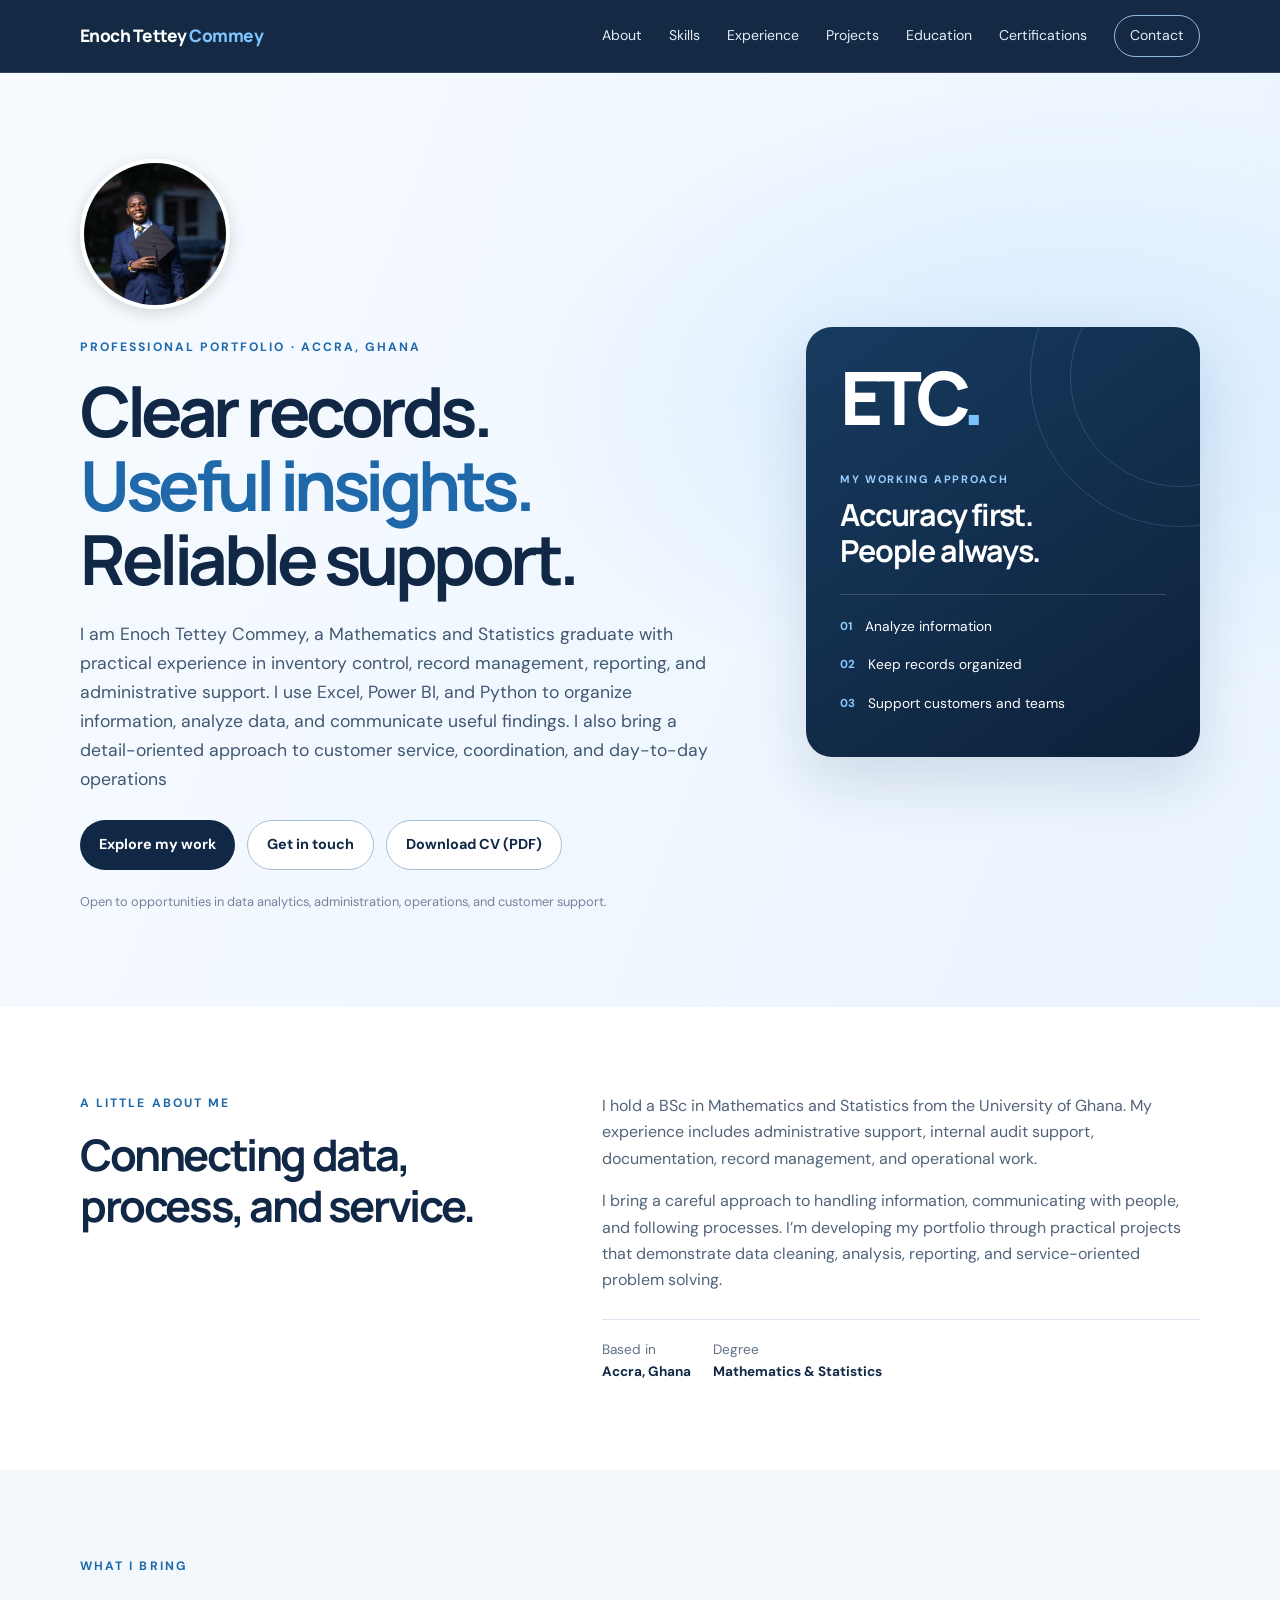
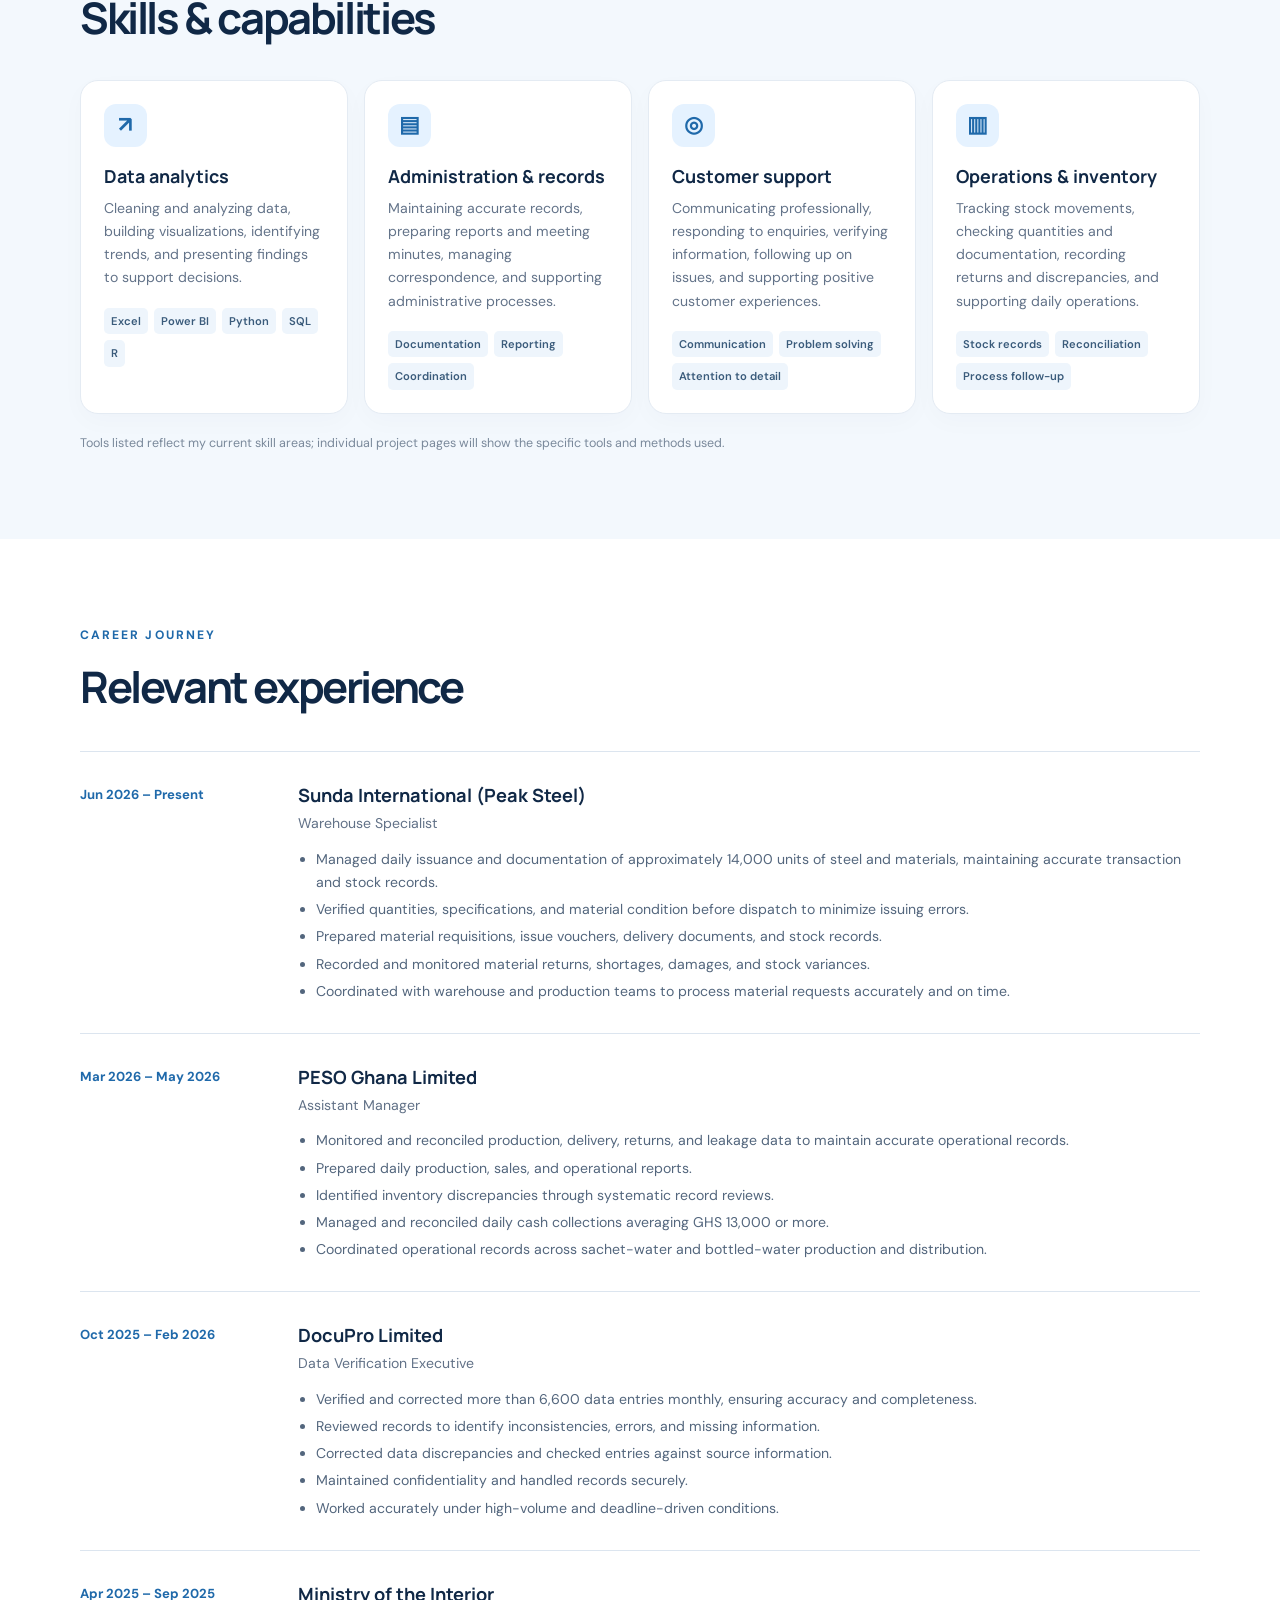
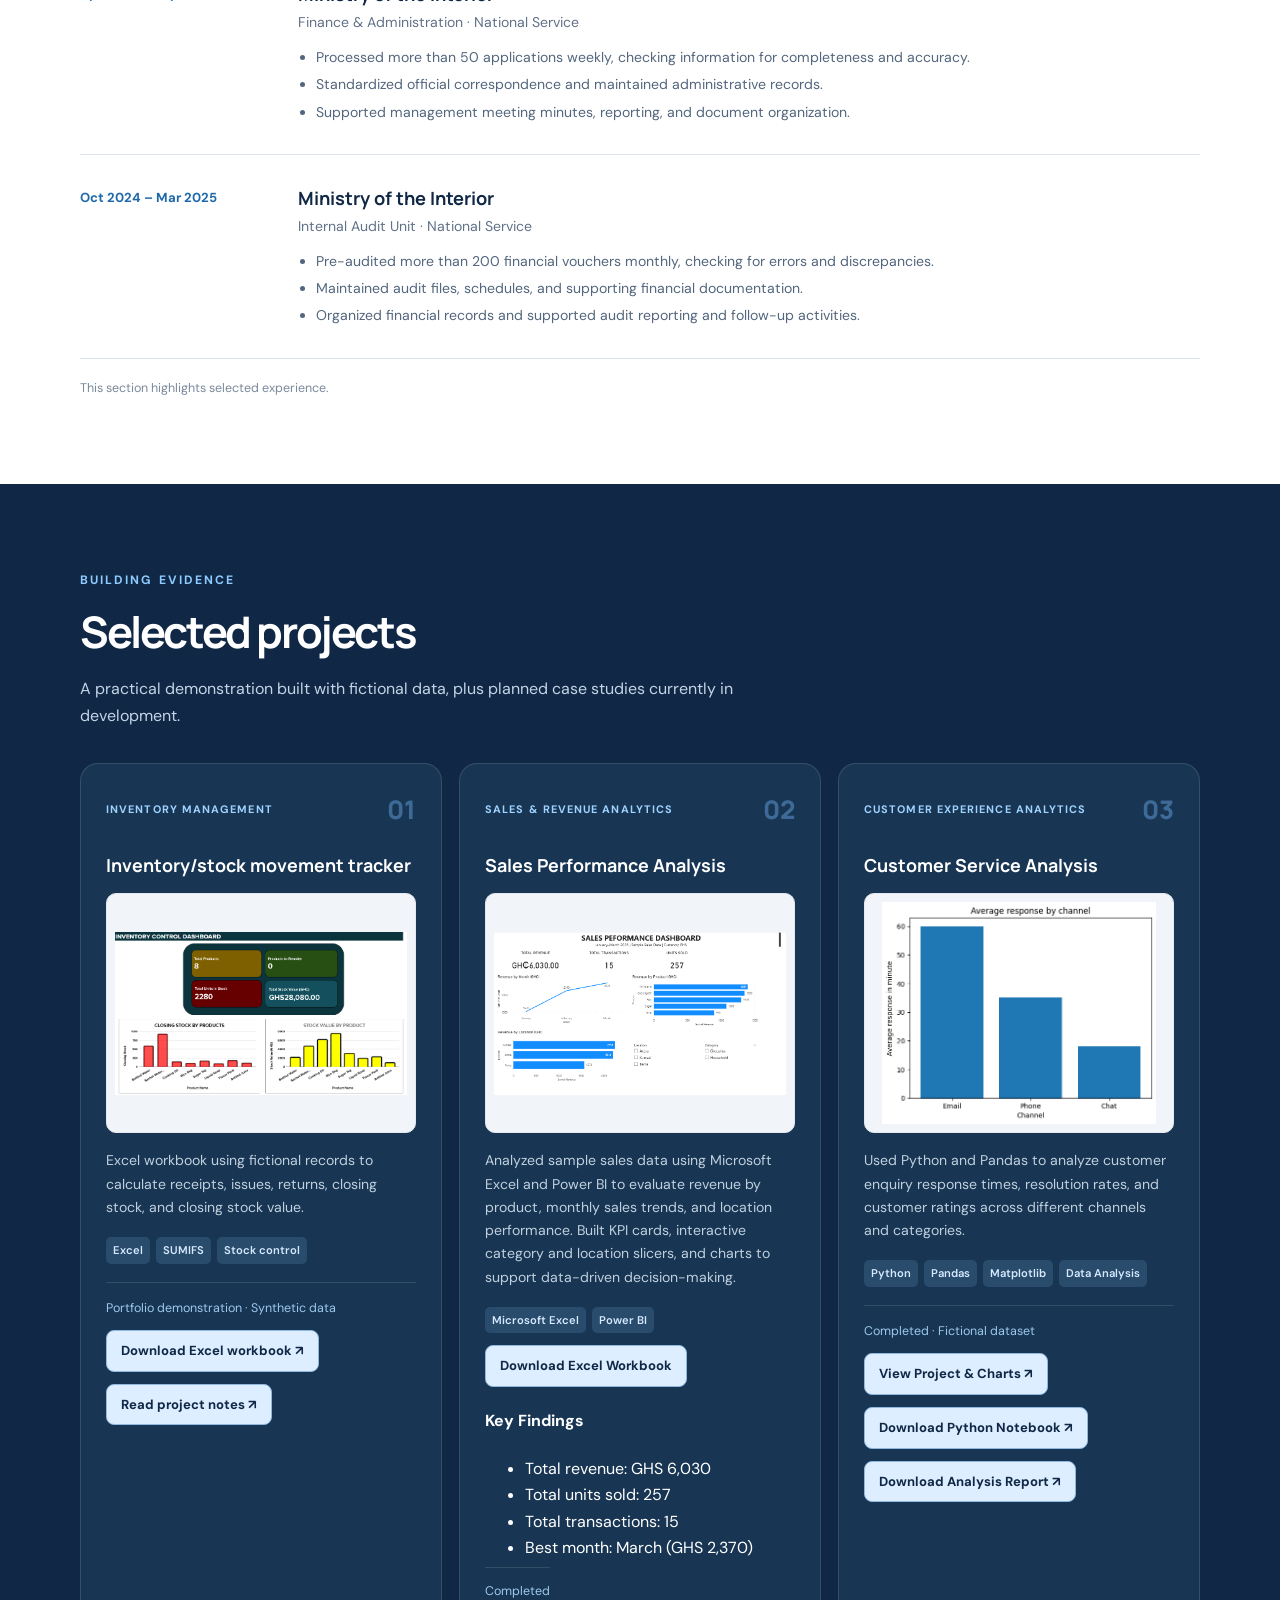
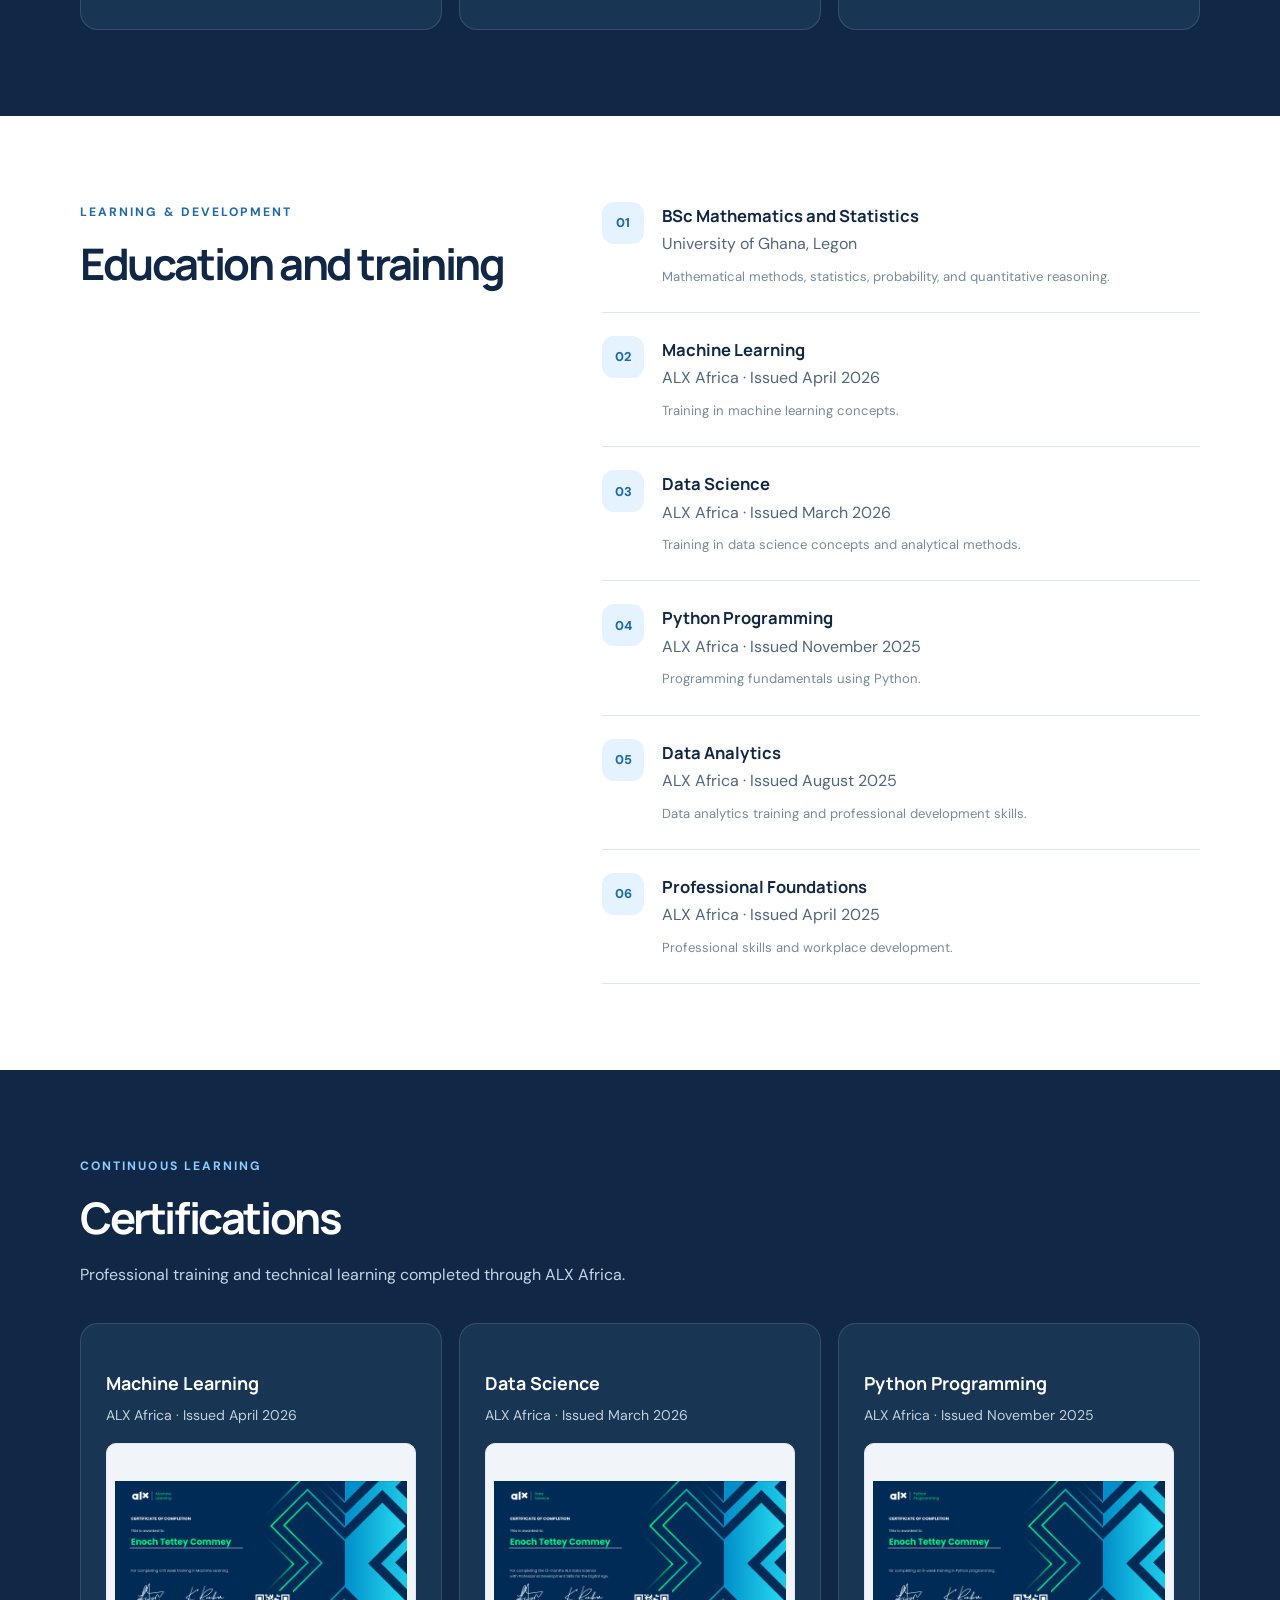
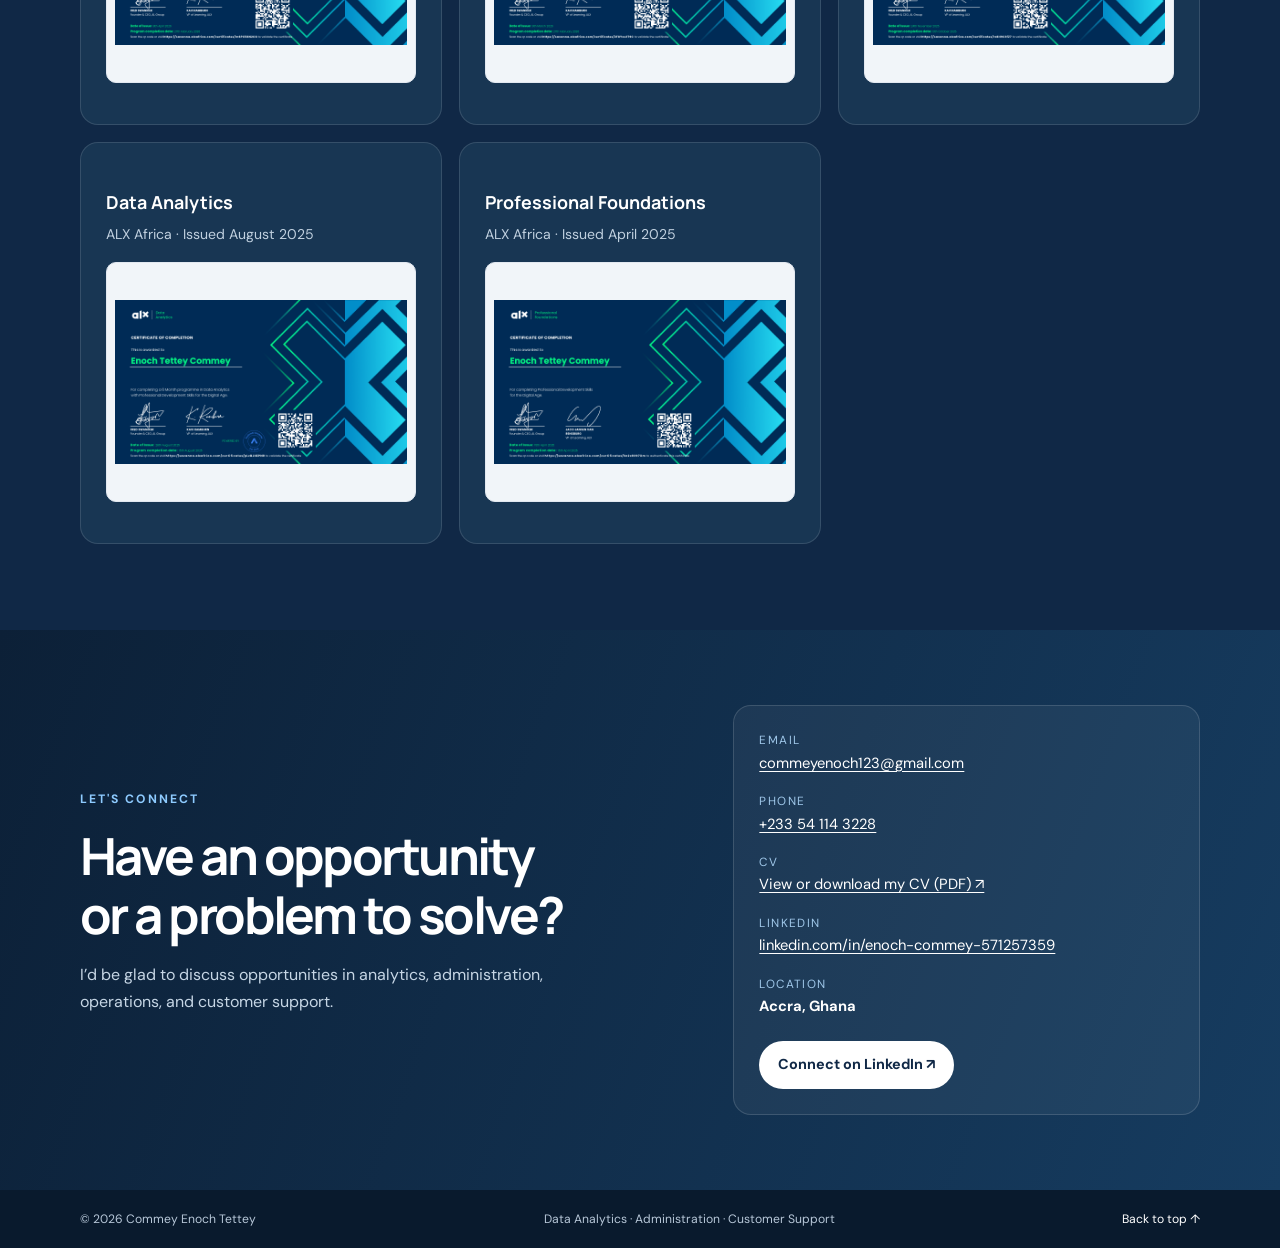
<file: index.html>
<!DOCTYPE html>
<html lang="en">
<head>
  <meta charset="UTF-8">
  <meta name="viewport" content="width=device-width, initial-scale=1">
  <meta name="description" content="Portfolio of Enoch Tettey Commey — data analytics, administration, and customer support.">
  <title>Enoch Tettey Commey | Professional Portfolio</title>
  <link rel="stylesheet" href="styles.css">
</head>
<body>
  <header class="site-header">
    <nav class="nav container" aria-label="Main navigation">
      <a class="brand" href="#home"> Enoch Tettey <span>Commey</span></a>
      <button class="menu-toggle" aria-expanded="false" aria-controls="nav-links">Menu</button>
      <div class="nav-links" id="nav-links">
        <a href="#about">About</a><a href="#skills">Skills</a><a href="#experience">Experience</a>
        <a href="#projects">Projects</a>
        <a href="#education">Education</a>
        <a href="#certifications">Certifications</a>
        <a class="nav-cta" href="#contact">Contact</a>
      </div>
    </nav>
  </header>

  <main>
    <section class="hero" id="home">            
      <div class="container hero-grid">
        <div class="hero-copy">
          <img
            src="assets/profile.jpg"
            alt="Enoch Tettey Commey"
            class="profile-photo"
          >
          <p class="eyebrow">PROFESSIONAL PORTFOLIO · ACCRA, GHANA</p>
          <h1>Clear records.<br><span>Useful insights.</span><br>Reliable support.</h1>
          <p class="hero-intro">I am Enoch Tettey Commey, a Mathematics and Statistics graduate with practical experience in inventory control, record management, reporting, and administrative support. I use Excel, Power BI, and Python to organize information, analyze data, and communicate useful findings. I also bring a detail-oriented approach to customer service, coordination, and day-to-day operations</p>
          <div class="hero-actions">
            <a class="button button-primary" href="#projects">Explore my work</a>
            <a class="button button-secondary" href="#contact">Get in touch</a>
            <a class="button button-secondary" href="COMMEY%20ENOCH%20TETTEY-CV%20.pdf" target="_blank" rel="noopener noreferrer">Download CV (PDF)</a>
          </div>
          <p class="small-note">Open to opportunities in data analytics, administration, operations, and customer support.</p>
        </div>
        <aside class="hero-card" aria-label="Portfolio focus areas">
          <div class="orbit orbit-one"></div><div class="orbit orbit-two"></div>
          <div class="hero-mark">ETC<span>.</span></div>
          <p class="card-kicker">MY WORKING APPROACH</p>
          <h2>Accuracy first.<br>People always.</h2>
          <div class="focus-list">
            <div><span class="number">01</span><span>Analyze information</span></div>
            <div><span class="number">02</span><span>Keep records organized</span></div>
            <div><span class="number">03</span><span>Support customers and teams</span></div>
          </div>
        </aside>
      </div>
    </section>

    <section class="section" id="about">
      <div class="container two-col">
        <div>
          <p class="eyebrow">A LITTLE ABOUT ME</p>
          <h2 class="section-title">Connecting data, process, and service.</h2>
        </div>
        <div class="body-copy">
          <p>I hold a BSc in Mathematics and Statistics from the University of Ghana. My experience includes administrative support, internal audit support, documentation, record management, and operational work.</p>
          <p>I bring a careful approach to handling information, communicating with people, and following processes. I’m developing my portfolio through practical projects that demonstrate data cleaning, analysis, reporting, and service-oriented problem solving.</p>
          <div class="fact-row"><span>Based in <strong>Accra, Ghana</strong></span><span>Degree <strong>Mathematics & Statistics</strong></span></div>
        </div>
      </div>
    </section>

    <section class="section section-tint" id="skills">
      <div class="container">
        <p class="eyebrow">WHAT I BRING</p>
        <h2 class="section-title">Skills & capabilities</h2>
        <div class="skill-grid">
          <article class="skill-card"><div class="skill-icon">↗</div><h3>Data analytics</h3><p>Cleaning and analyzing data, building visualizations, identifying trends, and presenting findings to support decisions.</p><div class="tags"><span>Excel</span><span>Power BI</span><span>Python</span><span>SQL</span><span>R</span></div></article>
          <article class="skill-card"><div class="skill-icon">▤</div><h3>Administration & records</h3><p>Maintaining accurate records, preparing reports and meeting minutes, managing correspondence, and supporting administrative processes.</p><div class="tags"><span>Documentation</span><span>Reporting</span><span>Coordination</span></div></article>
          <article class="skill-card"><div class="skill-icon">◎</div><h3>Customer support</h3><p>Communicating professionally, responding to enquiries, verifying information, following up on issues, and supporting positive customer experiences.</p><div class="tags"><span>Communication</span><span>Problem solving</span><span>Attention to detail</span></div></article>
          <article class="skill-card"><div class="skill-icon">▥</div><h3>Operations & inventory</h3><p>Tracking stock movements, checking quantities and documentation, recording returns and discrepancies, and supporting daily operations.</p><div class="tags"><span>Stock records</span><span>Reconciliation</span><span>Process follow-up</span></div></article>
        </div>
        <p class="disclaimer">Tools listed reflect my current skill areas; individual project pages will show the specific tools and methods used.</p>
      </div>
    </section>

<section class="section" id="experience">
  <div class="container">
    <p class="eyebrow">CAREER JOURNEY</p>
    <h2 class="section-title">Relevant experience</h2>
    <div class="timeline">

      <article class="timeline-item">
        <div class="timeline-date">Jun 2026 – Present</div>
        <div class="timeline-content">
          <h3>Sunda International (Peak Steel)</h3>
          <p class="role">Warehouse Specialist</p>
          <ul>
            <li>Managed daily issuance and documentation of approximately 14,000 units of steel and materials, maintaining accurate transaction and stock records.</li>
            <li>Verified quantities, specifications, and material condition before dispatch to minimize issuing errors.</li>
            <li>Prepared material requisitions, issue vouchers, delivery documents, and stock records.</li>
            <li>Recorded and monitored material returns, shortages, damages, and stock variances.</li>
            <li>Coordinated with warehouse and production teams to process material requests accurately and on time.</li>
          </ul>
        </div>
      </article>

      <article class="timeline-item">
        <div class="timeline-date">Mar 2026 – May 2026</div>
        <div class="timeline-content">
          <h3>PESO Ghana Limited</h3>
          <p class="role">Assistant Manager</p>
          <ul>
            <li>Monitored and reconciled production, delivery, returns, and leakage data to maintain accurate operational records.</li>
            <li>Prepared daily production, sales, and operational reports.</li>
            <li>Identified inventory discrepancies through systematic record reviews.</li>
            <li>Managed and reconciled daily cash collections averaging GHS 13,000 or more.</li>
            <li>Coordinated operational records across sachet-water and bottled-water production and distribution.</li>
          </ul>
        </div>
      </article>

      <article class="timeline-item">
        <div class="timeline-date">Oct 2025 – Feb 2026</div>
        <div class="timeline-content">
          <h3>DocuPro Limited</h3>
          <p class="role">Data Verification Executive</p>
          <ul>
            <li>Verified and corrected more than 6,600 data entries monthly, ensuring accuracy and completeness.</li>
            <li>Reviewed records to identify inconsistencies, errors, and missing information.</li>
            <li>Corrected data discrepancies and checked entries against source information.</li>
            <li>Maintained confidentiality and handled records securely.</li>
            <li>Worked accurately under high-volume and deadline-driven conditions.</li>
          </ul>
        </div>
      </article>

      <article class="timeline-item">
        <div class="timeline-date">Apr 2025 – Sep 2025</div>
        <div class="timeline-content">
          <h3>Ministry of the Interior</h3>
          <p class="role">Finance &amp; Administration · National Service</p>
          <ul>
            <li>Processed more than 50 applications weekly, checking information for completeness and accuracy.</li>
            <li>Standardized official correspondence and maintained administrative records.</li>
            <li>Supported management meeting minutes, reporting, and document organization.</li>
          </ul>
        </div>
      </article>

      <article class="timeline-item">
        <div class="timeline-date">Oct 2024 – Mar 2025</div>
        <div class="timeline-content">
          <h3>Ministry of the Interior</h3>
          <p class="role">Internal Audit Unit · National Service</p>
          <ul>
            <li>Pre-audited more than 200 financial vouchers monthly, checking for errors and discrepancies.</li>
            <li>Maintained audit files, schedules, and supporting financial documentation.</li>
            <li>Organized financial records and supported audit reporting and follow-up activities.</li>
          </ul>
        </div>
      </article>

    </div>
    <p class="disclaimer">This section highlights selected experience.</p>
  </div>
</section>


    <section class="section section-dark" id="projects">
      <div class="container">
        <p class="eyebrow eyebrow-light">BUILDING EVIDENCE</p>
        <h2 class="section-title">Selected projects</h2>
        <p class="section-lead">A practical demonstration built with fictional data, plus planned case studies currently in development.</p>
        <div class="project-grid">
          <article class="project-card"><div class="project-top"><span class="project-type">INVENTORY MANAGEMENT</span><span class="project-index">01</span></div><h3>Inventory/stock movement tracker</h3><img src="assets/inventory-dashboard.png"alt="Excel inventory and stock movement dashboard"class="project-image"><p>Excel workbook using fictional records to calculate receipts, issues, returns, closing stock, and closing stock value.</p><div class="tags"><span>Excel</span><span>SUMIFS</span><span>Stock control</span></div><p class="project-status">Portfolio demonstration · Synthetic data</p><p><a href="https://enoch-tettey-commey.github.io/Inventory_stock_tracker.xlsx" download class="project-link">Download Excel workbook ↗</a></p><p><a href="inventory_tracker_case_study.md" class="project-link">Read project notes ↗</a></p></article>
          <article class="project-card"><div class="project-top"><span class="project-type">SALES & REVENUE ANALYTICS</span><span class="project-index">02</span></div><h3>Sales Performance Analysis</h3><img src="assets/sales-performance-dashboard.png"alt="Sales Performance Analysis dashboard created in Power BI"class="sales-dashboard-image"><p>Analyzed sample sales data using Microsoft Excel and Power BI to evaluate revenue by product, monthly sales trends, and location performance. Built KPI cards, interactive category and location slicers, and charts to support data-driven decision-making.</p><div class="tags"><span>Microsoft Excel</span><span> Power BI</span></div><p><a href="Sales_Performance_Analysis.xlsx" download class="project-link">Download Excel Workbook</a></p><div class="key-findings"><h4>Key Findings</h4><ul><li>Total revenue: GHS 6,030</li><li>Total units sold: 257</li> <li>Total transactions: 15</li><li>Best month: March (GHS 2,370)</li></ul></div><div<p class="project-status">Completed</p></article>
          <article class="project-card"> <div class="project-top"><span class="project-type">CUSTOMER EXPERIENCE ANALYTICS</span><span class="project-index">03</span></div><h3>Customer Service Analysis</h3><img src="customer-enquiry-response-analysis/response-time-by-channel.png"alt="Average customer enquiry response time by channel"class="project-image"><p>Used Python and Pandas to analyze customer enquiry response times, resolution rates, and customer ratings across different channels and categories.</p><div class="tags"><span>Python</span><span>Pandas</span><span>Matplotlib</span><span>Data Analysis</span></div><p class="project-status">Completed · Fictional dataset</p><p><a <p><a href="customer-enquiry-analysis.html" class="project-link">View Project &amp; Charts ↗</a></p><p><a href="customer-enquiry-response-analysis/Customer_Enquiry_Response_Analysis.ipynb" download="Customer_Enquiry_Response_Analysis.ipynb" class="project-link">Download Python Notebook ↗</a></p><p><a <p><a href="customer-enquiry-response-analysis/Customer_Enquiry_Response_Analysis_Report.docx" class="project-link">Download Analysis Report ↗</a></p> </article>
      </div>
    </section>
    
    <section class="section" id="education">
      <div class="container two-col education-layout">
        <div><p class="eyebrow">LEARNING & DEVELOPMENT</p><h2 class="section-title">Education and training</h2></div>
        <div class="education-list">

          <article>
            <span class="edu-symbol">01</span>
            <div>
              <h3>BSc Mathematics and Statistics</h3>
              <p>University of Ghana, Legon</p>
              <span class="muted">Mathematical methods, statistics, probability, and quantitative reasoning.</span>
            </div>
          </article>

         
          <article>
            <span class="edu-symbol">02</span>
            <div>
              <h3>Machine Learning</h3>
              <p>ALX Africa · Issued April 2026</p>
              <span class="muted">Training in machine learning concepts.</span>
            </div>
          </article>

          <article>
            <span class="edu-symbol">03</span>
            <div>
              <h3>Data Science</h3>
              <p>ALX Africa · Issued March 2026</p>
              <span class="muted">Training in data science concepts and analytical methods.</span>
            </div>
          </article>

          <article>
            <span class="edu-symbol">04</span>
            <div>
              <h3>Python Programming</h3>
              <p>ALX Africa · Issued November 2025</p>
              <span class="muted">Programming fundamentals using Python.</span>
            </div>
          </article>

          <article>
            <span class="edu-symbol">05</span>
            <div>
              <h3>Data Analytics</h3>
              <p>ALX Africa · Issued August 2025</p>
              <span class="muted">Data analytics training and professional development skills.</span>
            </div>
          </article>

          <article>
            <span class="edu-symbol">06</span>
            <div>
              <h3>Professional Foundations</h3>
              <p>ALX Africa · Issued April 2025</p>
              <span class="muted">Professional skills and workplace development.</span>
            </div>
          </article>
        </div>
      </div>
    </section>
     
    <section class="section section-dark" id="certifications">
      <div class="container">
        <p class="eyebrow eyebrow-light">CONTINUOUS LEARNING</p>
        <h2 class="section-title">Certifications</h2>
        <p class="section-lead">Professional training and technical learning completed through ALX Africa.</p>

        <div class="project-grid">
          <article class="project-card">
            <h3>Machine Learning</h3>
            <p>ALX Africa · Issued April 2026</p>
            <a href="certificates/199-machine-learning-certificate-enoch-commey.png" target="_blank" rel="noopener">
              <img src="certificates/199-machine-learning-certificate-enoch-commey.png" alt="ALX Africa Machine Learning certificate" class="project-image">
            </a>
          </article>

          <article class="project-card">
            <h3>Data Science</h3>
            <p>ALX Africa · Issued March 2026</p>
            <a href="certificates/84-data-science-certificate-enoch-commey.png" target="_blank" rel="noopener">
              <img src="certificates/84-data-science-certificate-enoch-commey.png" alt="ALX Africa Data Science certificate" class="project-image">
            </a>
          </article>

          <article class="project-card">
            <h3>Python Programming</h3>
            <p>ALX Africa · Issued November 2025</p>
            <a href="certificates/189-python-programming-certificate-enoch-commey.png" target="_blank" rel="noopener">
              <img src="certificates/189-python-programming-certificate-enoch-commey.png" alt="ALX Africa Python Programming certificate" class="project-image">
            </a>
          </article>

          <article class="project-card">
            <h3>Data Analytics</h3>
            <p>ALX Africa · Issued August 2025</p>
            <a href="certificates/51-data-analytics-certificate-enoch-commey%20(1).png" target="_blank" rel="noopener">
              <img src="certificates/51-data-analytics-certificate-enoch-commey%20(1).png" alt="ALX Africa Data Analytics certificate" class="project-image">
            </a>
          </article>

          <article class="project-card">
            <h3>Professional Foundations</h3>
            <p>ALX Africa · Issued April 2025</p>
            <a href="certificates/89-professional-foundations-certificate-enoch-commey.png" target="_blank" rel="noopener">
              <img src="certificates/89-professional-foundations-certificate-enoch-commey.png" alt="ALX Africa Professional Foundations certificate" class="project-image">
            </a>
          </article>
        </div>
      </div>
    </section>

    <section class="contact-section" id="contact">
      <div class="container contact-grid">
        <div><p class="eyebrow eyebrow-light">LET'S CONNECT</p><h2>Have an opportunity<br>or a problem to solve?</h2><p>I’d be glad to discuss opportunities in analytics, administration, operations, and customer support.</p></div>
        <div class="contact-panel">
          <p><span>Email</span><a href="mailto:commeyenoch123@gmail.com">commeyenoch123@gmail.com</a></p>
          <p><span>Phone</span><a href="tel:+233541143228">+233 54 114 3228</a></p>
          <p><span>CV</span><a href="COMMEY%20ENOCH%20TETTEY-CV%20.pdf" target="_blank" rel="noopener noreferrer">View or download my CV (PDF) ↗</a></p>
          <p><span>LinkedIn</span><a href="https://www.linkedin.com/in/enoch-commey-571257359/" target="_blank" rel="noopener noreferrer">linkedin.com/in/enoch-commey-571257359</a></p>
          <p><span>Location</span><strong>Accra, Ghana</strong></p>
          <a class="button button-light" href="https://www.linkedin.com/in/enoch-commey-571257359/" target="_blank" rel="noopener noreferrer">Connect on LinkedIn ↗</a>
        </div>
      </div>
    </section>
  </main>
  <footer class="footer"><div class="container footer-inner"><span>© <span id="year"></span> Commey Enoch Tettey</span><span>Data Analytics · Administration · Customer Support</span><a href="#home">Back to top ↑</a></div></footer>
  <script src="script.js"></script>
</body>
</html>
</file>
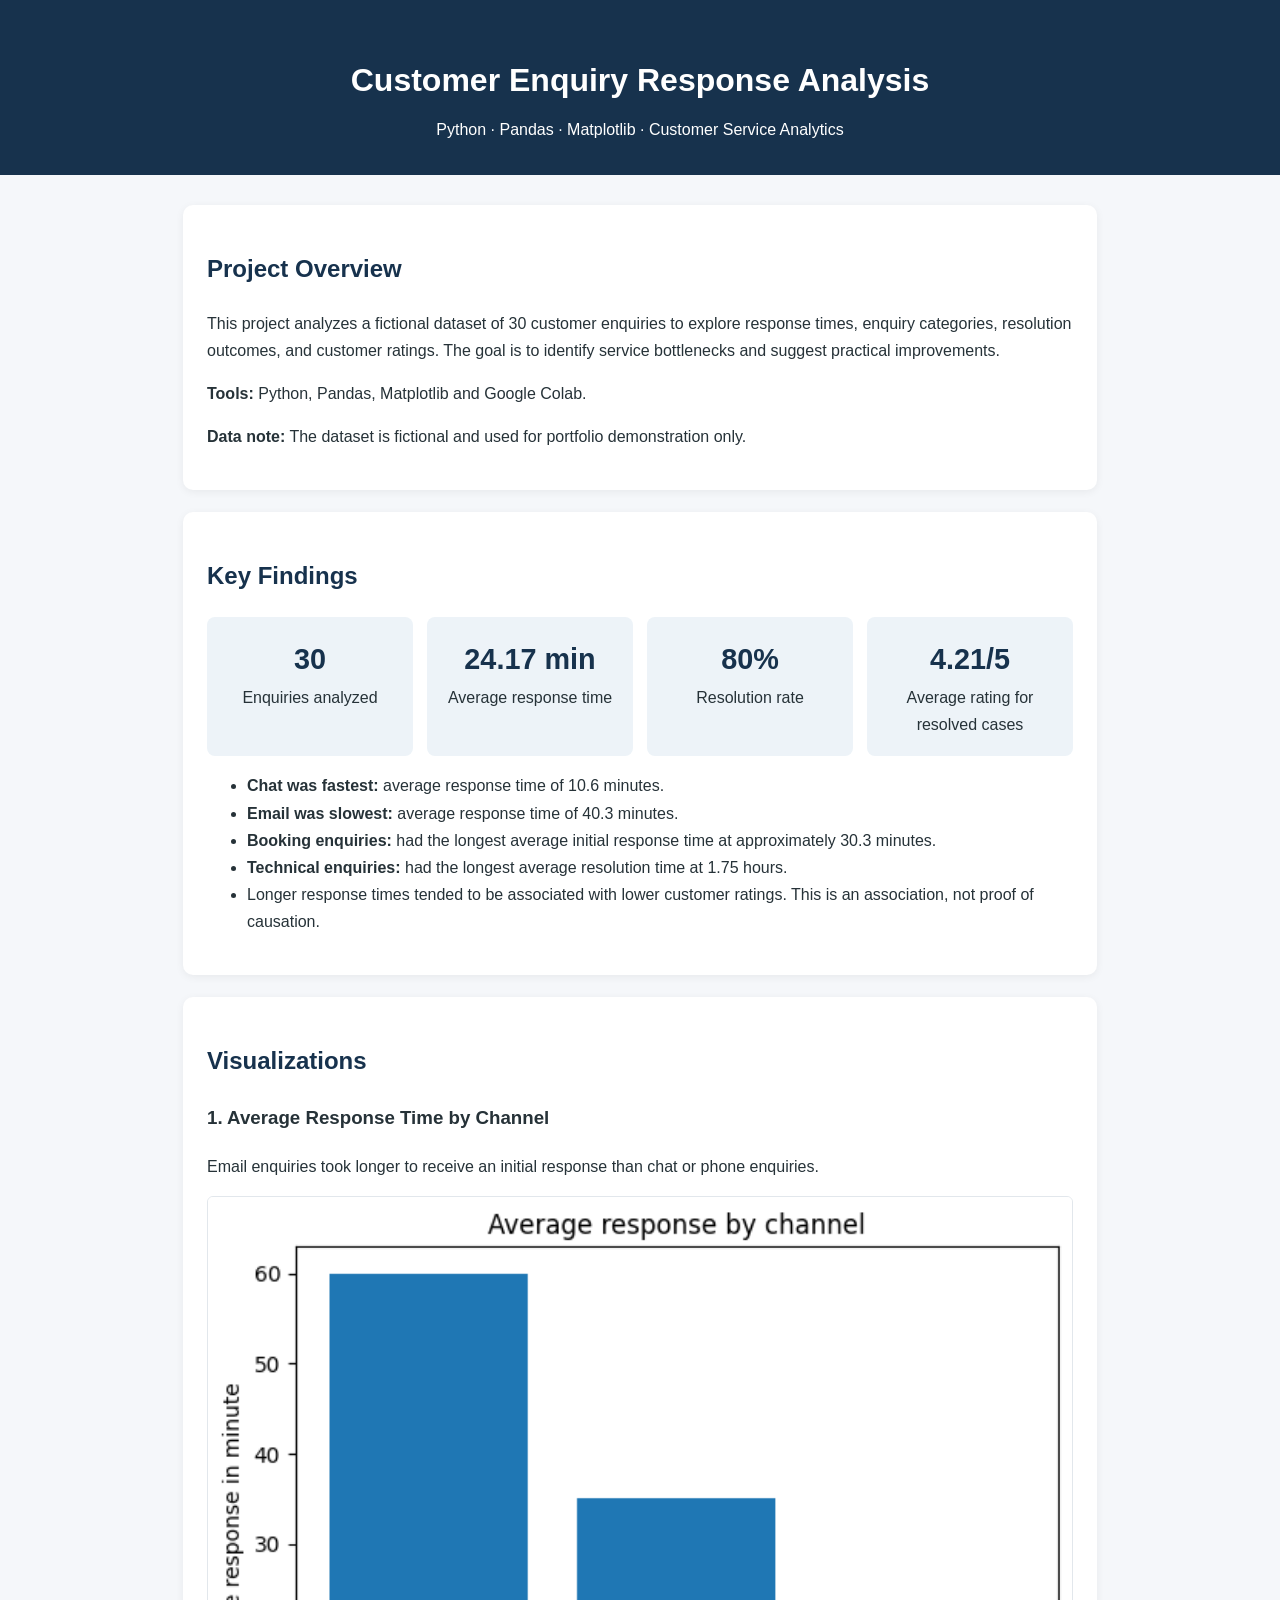
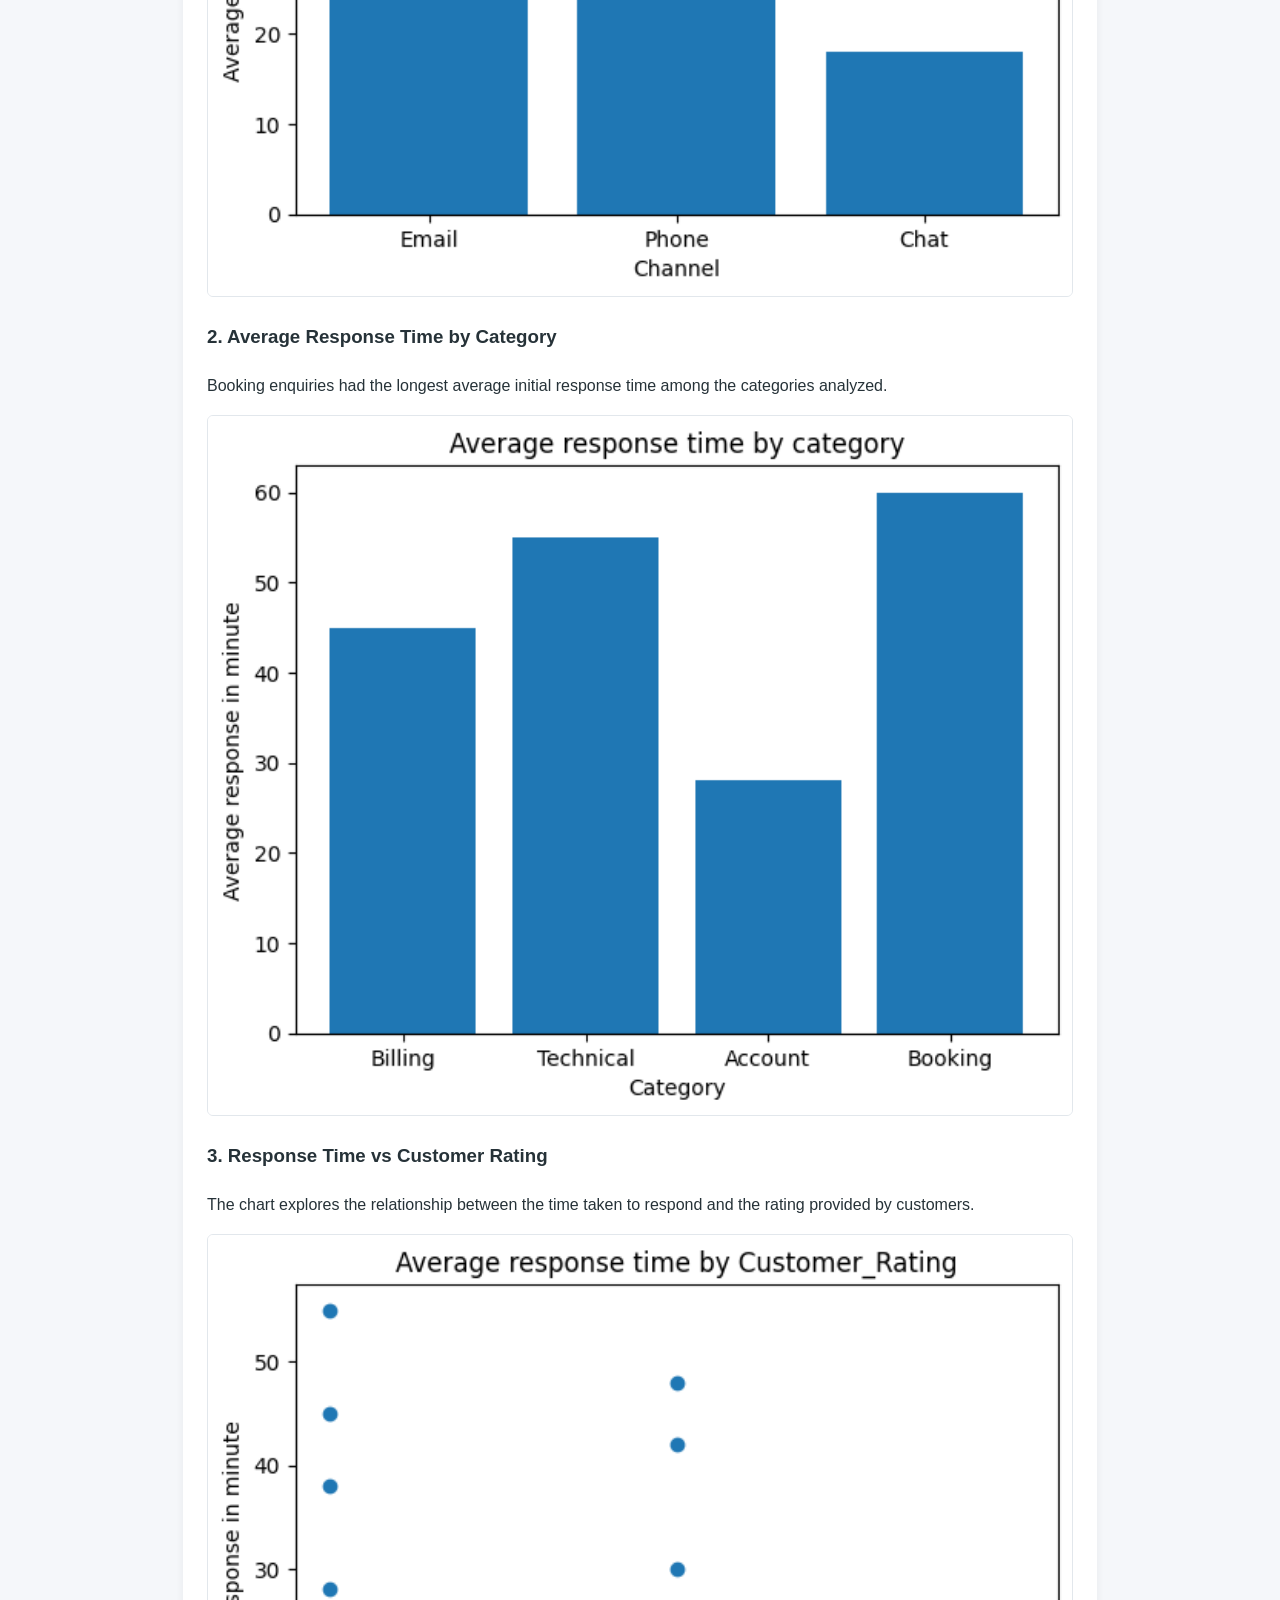
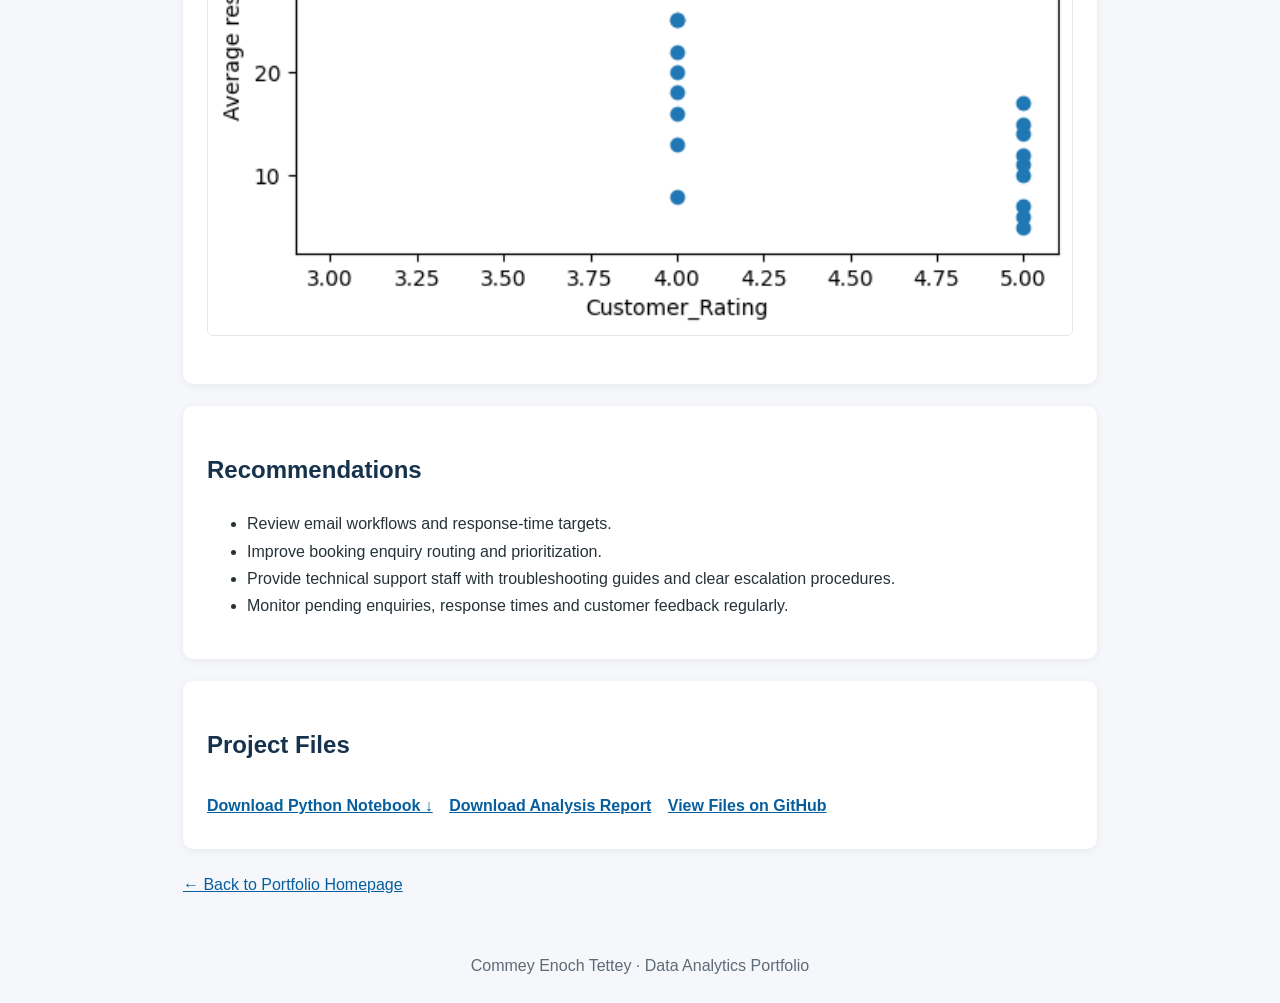
<file: customer-enquiry-analysis.html>
<!DOCTYPE html>
<html lang="en">
<head>
  <meta charset="UTF-8">
  <meta name="viewport" content="width=device-width, initial-scale=1.0">
  <title>Customer Enquiry Response Analysis | Commey Enoch Tettey</title>
  <style>
    * { box-sizing: border-box; }
    body {
      margin: 0;
      font-family: Arial, sans-serif;
      line-height: 1.7;
      color: #263238;
      background: #f5f7fa;
    }
    header {
      background: #17324d;
      color: white;
      padding: 32px 20px;
      text-align: center;
    }
    header h1 { margin-bottom: 8px; }
    header p { margin: 0; }
    main {
      max-width: 950px;
      margin: 30px auto;
      padding: 0 18px;
    }
    section {
      background: white;
      padding: 24px;
      margin-bottom: 22px;
      border-radius: 10px;
      box-shadow: 0 2px 8px rgba(0,0,0,0.06);
    }
    h2 { color: #17324d; }
    .kpis {
      display: grid;
      grid-template-columns: repeat(auto-fit, minmax(160px, 1fr));
      gap: 14px;
    }
    .kpi {
      background: #edf3f8;
      padding: 18px;
      border-radius: 8px;
      text-align: center;
    }
    .kpi strong {
      display: block;
      font-size: 1.8rem;
      color: #17324d;
    }
    .chart {
      width: 100%;
      height: auto;
      display: block;
      margin: 14px 0 24px;
      border: 1px solid #e2e7ec;
      border-radius: 6px;
    }
    a { color: #075e9e; }
    .links a {
      display: inline-block;
      margin: 6px 12px 6px 0;
      font-weight: bold;
    }
    footer {
      text-align: center;
      padding: 24px;
      color: #5d6b78;
    }
  </style>
</head>
<body>
  <header>
    <h1>Customer Enquiry Response Analysis</h1>
    <p>Python · Pandas · Matplotlib · Customer Service Analytics</p>
  </header>

  <main>
    <section>
      <h2>Project Overview</h2>
      <p>This project analyzes a fictional dataset of 30 customer enquiries to explore response times, enquiry categories, resolution outcomes, and customer ratings. The goal is to identify service bottlenecks and suggest practical improvements.</p>
      <p><strong>Tools:</strong> Python, Pandas, Matplotlib and Google Colab.</p>
      <p><strong>Data note:</strong> The dataset is fictional and used for portfolio demonstration only.</p>
    </section>

    <section>
      <h2>Key Findings</h2>
      <div class="kpis">
        <div class="kpi"><strong>30</strong>Enquiries analyzed</div>
        <div class="kpi"><strong>24.17 min</strong>Average response time</div>
        <div class="kpi"><strong>80%</strong>Resolution rate</div>
        <div class="kpi"><strong>4.21/5</strong>Average rating for resolved cases</div>
      </div>
      <ul>
        <li><strong>Chat was fastest:</strong> average response time of 10.6 minutes.</li>
        <li><strong>Email was slowest:</strong> average response time of 40.3 minutes.</li>
        <li><strong>Booking enquiries:</strong> had the longest average initial response time at approximately 30.3 minutes.</li>
        <li><strong>Technical enquiries:</strong> had the longest average resolution time at 1.75 hours.</li>
        <li>Longer response times tended to be associated with lower customer ratings. This is an association, not proof of causation.</li>
      </ul>
    </section>

    <section>
      <h2>Visualizations</h2>
      <h3>1. Average Response Time by Channel</h3>
      <p>Email enquiries took longer to receive an initial response than chat or phone enquiries.</p>
      <img class="chart" src="customer-enquiry-response-analysis/response-time-by-channel.png" alt="Average response time by channel chart">

      <h3>2. Average Response Time by Category</h3>
      <p>Booking enquiries had the longest average initial response time among the categories analyzed.</p>
      <img class="chart" src="customer-enquiry-response-analysis/response-time-by-category.png" alt="Average response time by enquiry category chart">

      <h3>3. Response Time vs Customer Rating</h3>
      <p>The chart explores the relationship between the time taken to respond and the rating provided by customers.</p>
      <img class="chart" src="customer-enquiry-response-analysis/response-time-vs-rating.png" alt="Scatter plot of response time versus customer rating">
    </section>

    <section>
      <h2>Recommendations</h2>
      <ul>
        <li>Review email workflows and response-time targets.</li>
        <li>Improve booking enquiry routing and prioritization.</li>
        <li>Provide technical support staff with troubleshooting guides and clear escalation procedures.</li>
        <li>Monitor pending enquiries, response times and customer feedback regularly.</li>
      </ul>
    </section>

    <section class="links">
      <h2>Project Files</h2>
      <a href="customer-enquiry-response-analysis/Customer_Enquiry_Response_Analysis.ipynb" download="Customer_Enquiry_Response_Analysis.ipynb">Download Python Notebook ↓</a>
      <a href="customer-enquiry-response-analysis/Customer_Enquiry_Response_Analysis_Report.docx">Download Analysis Report</a>
      <a href="customer-enquiry-response-analysis/">View Files on GitHub</a>
    </section>

    <p><a href="index.html">← Back to Portfolio Homepage</a></p>
  </main>

  <footer>Commey Enoch Tettey · Data Analytics Portfolio</footer>
</body>
</html>
</file>
<file: styles.css>
@import url('https://fonts.googleapis.com/css2?family=DM+Sans:wght@400;500;600;700&family=Manrope:wght@400;500;600;700;800&display=swap');
:root{--navy:#102846;--blue:#1f69aa;--sky:#dceeff;--ink:#172b43;--muted:#617187;--line:#dce5ef;--paper:#fff;--tint:#f3f8fd;--radius:18px}
*{box-sizing:border-box}html{scroll-behavior:smooth;scroll-padding-top:84px}body{margin:0;color:var(--ink);font-family:"DM Sans",sans-serif;line-height:1.65;background:var(--paper)}a{color:inherit;text-decoration:none}.container{width:min(1120px,calc(100% - 40px));margin:auto}.site-header{position:sticky;top:0;z-index:20;background:rgba(13,35,61,.97);color:#fff;border-bottom:1px solid rgba(255,255,255,.13);backdrop-filter:blur(12px)}.nav{min-height:72px;display:flex;align-items:center;justify-content:space-between;gap:24px}.brand{font-family:Manrope,sans-serif;font-weight:800;font-size:1.08rem;letter-spacing:-.03em;white-space:nowrap}.brand span{color:#7fc3ff}.nav-links{display:flex;align-items:center;gap:27px;font-size:.88rem;color:#e4edf7}.nav-links a:hover{color:#83c6ff}.nav-cta{border:1px solid #91b9df;border-radius:99px;padding:8px 15px}.menu-toggle{display:none;background:transparent;border:1px solid #7591ad;border-radius:8px;color:white;padding:7px 12px}.hero{overflow:hidden;background:radial-gradient(ellipse at 82% 35%,#d5eaff 0,transparent 36%),linear-gradient(110deg,#f7fbff,#eaf4ff);padding:86px 0 82px}.hero-grid{display:grid;grid-template-columns:1.25fr .75fr;align-items:center;gap:70px}.eyebrow{font-size:.76rem;letter-spacing:.17em;font-weight:700;color:var(--blue);margin:0 0 17px}.hero h1{font-family:Manrope,sans-serif;font-size:clamp(2.7rem,5.4vw,4.65rem);line-height:1.07;letter-spacing:-.065em;margin:0 0 24px;color:var(--navy)}.hero h1 span{color:var(--blue)}.hero-intro{font-size:1.1rem;max-width:650px;color:#425872;margin:0 0 26px}.hero-actions{display:flex;gap:12px;flex-wrap:wrap}.button{display:inline-flex;justify-content:center;align-items:center;gap:8px;padding:12px 19px;border-radius:999px;font-weight:700;font-size:.9rem;transition:transform .2s,box-shadow .2s}.button:hover{transform:translateY(-2px);box-shadow:0 9px 24px #0b31501b}.button-primary{background:var(--navy);color:white}.button-secondary{border:1px solid #a8bfd6;background:#fff;color:var(--navy)}.small-note{font-size:.8rem;color:#73849a;margin-top:21px}.hero-card{min-height:385px;position:relative;overflow:hidden;background:linear-gradient(145deg,#173b60,#0d2139);color:white;border-radius:26px;padding:34px;box-shadow:0 25px 60px #173b6026}.hero-mark{font-family:Manrope,sans-serif;font-size:4.6rem;line-height:1;font-weight:800;letter-spacing:-.08em;position:relative;z-index:1}.hero-mark span{color:#79c3ff}.card-kicker{margin:36px 0 8px;color:#9acfff;letter-spacing:.15em;font-size:.68rem;font-weight:700}.hero-card h2{font-family:Manrope,sans-serif;font-size:1.9rem;line-height:1.2;letter-spacing:-.04em;margin:0 0 24px;position:relative;z-index:1}.orbit{position:absolute;border:1px solid #9acfff2d;border-radius:50%;width:300px;height:300px;right:-130px;top:-100px}.orbit-two{width:220px;height:220px;right:-90px;top:-60px}.focus-list{border-top:1px solid #ffffff2b;padding-top:12px;position:relative;z-index:1}.focus-list div{display:flex;gap:13px;align-items:center;padding:8px 0;font-size:.86rem}.number{font-size:.72rem;color:#8ccaff;font-weight:700}.section{padding:86px 0}.two-col{display:grid;grid-template-columns:.85fr 1.15fr;gap:80px}.section-title{font-family:Manrope,sans-serif;font-size:clamp(2rem,3.4vw,2.8rem);line-height:1.17;letter-spacing:-.055em;margin:0;color:var(--navy)}.body-copy{color:#52647a}.body-copy p:first-child{margin-top:0}.fact-row{display:flex;gap:22px;flex-wrap:wrap;border-top:1px solid var(--line);padding-top:19px;margin-top:25px;font-size:.85rem;color:var(--muted)}.fact-row strong{display:block;color:var(--navy);font-weight:700}.section-tint{background:var(--tint)}.skill-grid{display:grid;grid-template-columns:repeat(4,1fr);gap:16px;margin-top:36px}.skill-card{background:white;border:1px solid #e4ebf3;border-radius:var(--radius);padding:23px;box-shadow:0 8px 24px #183a5906}.skill-icon{display:grid;place-items:center;width:43px;height:43px;background:#e5f2ff;color:var(--blue);border-radius:12px;font-size:1.4rem;font-weight:700}.skill-card h3,.project-card h3{font-family:Manrope,sans-serif;font-size:1.12rem;line-height:1.35;margin:17px 0 9px;color:var(--navy)}.skill-card p,.project-card p{font-size:.88rem;color:#637389;margin:0}.tags{display:flex;flex-wrap:wrap;gap:6px;margin-top:18px}.tags span{background:#eef5fc;color:#3a5b7b;border-radius:5px;padding:4px 7px;font-size:.7rem;font-weight:600}.disclaimer{font-size:.78rem;color:#7a899b;margin:19px 0 0}.timeline{margin-top:38px;border-top:1px solid var(--line)}.timeline-item{display:grid;grid-template-columns:190px 1fr;gap:28px;padding:28px 0;border-bottom:1px solid var(--line)}.timeline-date{font-size:.82rem;font-weight:700;color:var(--blue);padding-top:4px}.timeline-content h3{font-family:Manrope,sans-serif;margin:0;color:var(--navy);font-size:1.14rem}.role{color:var(--muted);font-size:.88rem;margin:2px 0 10px}.timeline-content ul{padding-left:18px;margin:0;color:#53667d;font-size:.88rem}.timeline-content li{padding:2px 0}.section-dark{background:#102846;color:white}.eyebrow-light{color:#8ecbff}.section-dark .section-title{color:white}.section-lead{max-width:700px;color:#c4d4e6;margin:18px 0 0}.project-grid{display:grid;grid-template-columns:repeat(3,1fr);gap:17px;margin-top:34px}.project-card{border:1px solid #ffffff20;background:#183653;border-radius:var(--radius);padding:25px}.project-top{display:flex;justify-content:space-between;align-items:center}.project-type{font-size:.68rem;letter-spacing:.1em;font-weight:700;color:#9fd2ff}.project-index{font-family:Manrope,sans-serif;font-size:1.6rem;color:#76baff66;font-weight:800}.project-card h3{color:white;margin-top:22px}.project-card p{color:#c0d0df}.project-card .tags span{background:#294b6c;color:#d6eaff}.project-status{border-top:1px solid #ffffff1f;margin-top:18px!important;padding-top:15px;font-size:.78rem!important;color:#9cc8ed!important}.education-layout{align-items:start}.education-list{display:grid;gap:0}.education-list article{display:flex;gap:18px;padding:0 0 23px;margin-bottom:23px;border-bottom:1px solid var(--line)}.education-list article:last-child{margin-bottom:0}.edu-symbol{display:grid;place-items:center;flex:0 0 42px;height:42px;border-radius:12px;background:#e5f2ff;color:var(--blue);font-weight:800;font-size:.8rem}.education-list h3{font-family:Manrope,sans-serif;margin:0;font-size:1.04rem;color:var(--navy)}.education-list p{margin:2px 0 5px;color:#52667e}.muted{font-size:.82rem;color:#7a899b}.contact-section{background:linear-gradient(110deg,#0c2037,#163c60);padding:75px 0;color:white}.contact-grid{display:grid;grid-template-columns:1fr .8fr;gap:70px;align-items:center}.contact-grid h2{font-family:Manrope,sans-serif;font-size:clamp(2rem,4vw,3.2rem);line-height:1.15;letter-spacing:-.05em;margin:0 0 18px}.contact-grid>div:first-child>p:last-child{color:#c6d6e5;max-width:480px}.contact-panel{background:#ffffff0d;border:1px solid #ffffff24;border-radius:18px;padding:25px}.contact-panel p{margin:0 0 17px}.contact-panel p span{display:block;color:#9fc7e9;font-size:.74rem;text-transform:uppercase;letter-spacing:.12em}.contact-panel p strong,.contact-panel p a{display:block;overflow-wrap:anywhere;font-size:.92rem}.contact-panel p a{color:white;text-decoration:underline;text-underline-offset:3px}.button-light{background:white;color:var(--navy);margin-top:6px}.footer{background:#091a2d;color:#b7c7d8;padding:19px 0;font-size:.76rem}.footer-inner{display:flex;justify-content:space-between;gap:16px;flex-wrap:wrap}.footer a{color:#fff}
@media (max-width: 900px) {.hero-grid {gap: 30px;grid-template-columns: 1fr 0.8fr;}.hero-card {padding: 26px;min-height: 360px;}.skill-grid {grid-template-columns: repeat(2, 1fr);}.two-col {gap: 40px;}.nav-links {gap: 15px;}.project-grid {grid-template-columns: repeat(2, minmax(0, 1fr));}.project-card:last-child {grid-column: auto;}}
@media(max-width:680px){.container{width:min(100% - 32px,540px)}.nav{min-height:65px;flex-wrap:wrap}.menu-toggle{display:block}.nav-links{display:none;flex-basis:100%;padding:0 0 16px;flex-wrap:wrap;gap:13px 18px}.nav-links.open{display:flex}.hero{padding:60px 0}.hero-grid,.two-col,.contact-grid{grid-template-columns:1fr;gap:35px}.hero h1{font-size:clamp(2.7rem,12vw,4rem)}.hero-card{min-height:320px}.section{padding:64px 0}.skill-grid,.project-grid{grid-template-columns:1fr}.project-card:last-child{grid-column:auto}.timeline-item{grid-template-columns:1fr;gap:8px;padding:23px 0}.timeline-date{padding:0}.contact-section{padding:60px 0}.footer-inner{flex-direction:column;gap:5px}.fact-row{gap:15px}}
/* Profile photo */
.profile-photo {
  width: 150px;
  height: 150px;
  object-fit: cover;
  object-position: center 25%;
  border-radius: 50%;
  border: 4px solid #ffffff;
  box-shadow: 0 4px 16px rgba(0, 0, 0, 0.15);
  margin-bottom: 20px;
}
.project-image {
  display: block;
  width: 100% ;
  height: 240px;
  max-width: 100%;
  object-fit: contain;
  box-sizing: border-box;
  padding: 8px;
  margin: 16px 0;
  border: 1px solid #e2e8f0;
  border-radius: 10px;
  background: #f1f5f9;
}
img.sales-dashboard-image {
  display: block !important;
  width: 100% !important;
  height: 240px !important;
  max-width: 100% !important;
  object-fit: contain !important;
  box-sizing: border-box !important;
  padding: 8px;
  margin: 16px 0;
  border: 1px solid #e2e8f0;
  border-radius: 10px;
  background: #f1f5f9;
}
/* Keep all three project cards in equal desktop columns */
@media (min-width: 901px) {
  .project-grid {
    display: grid;
    grid-template-columns: repeat(3, minmax(0, 1fr));
    align-items: stretch;
  }

  .project-card {
    grid-column: auto;
    min-width: 0;
  }

  .project-card:last-child {
    grid-column: auto;
  }
}

/* Excel workbook download link */
.project-link {
  display: inline-flex;
  align-items: center;
  gap: 8px;
  margin-top: 12px;
  padding: 9px 14px;
  background: #dceeff;
  color: #102846;
  border: 1px solid #91b9df;
  border-radius: 8px;
  font-size: 0.82rem;
  font-weight: 700;
  text-decoration: none;
  transition: background 0.2s ease, transform 0.2s ease;
}

.project-link:hover {
  background: #ffffff;
  transform: translateY(-2px);
}
</file>
